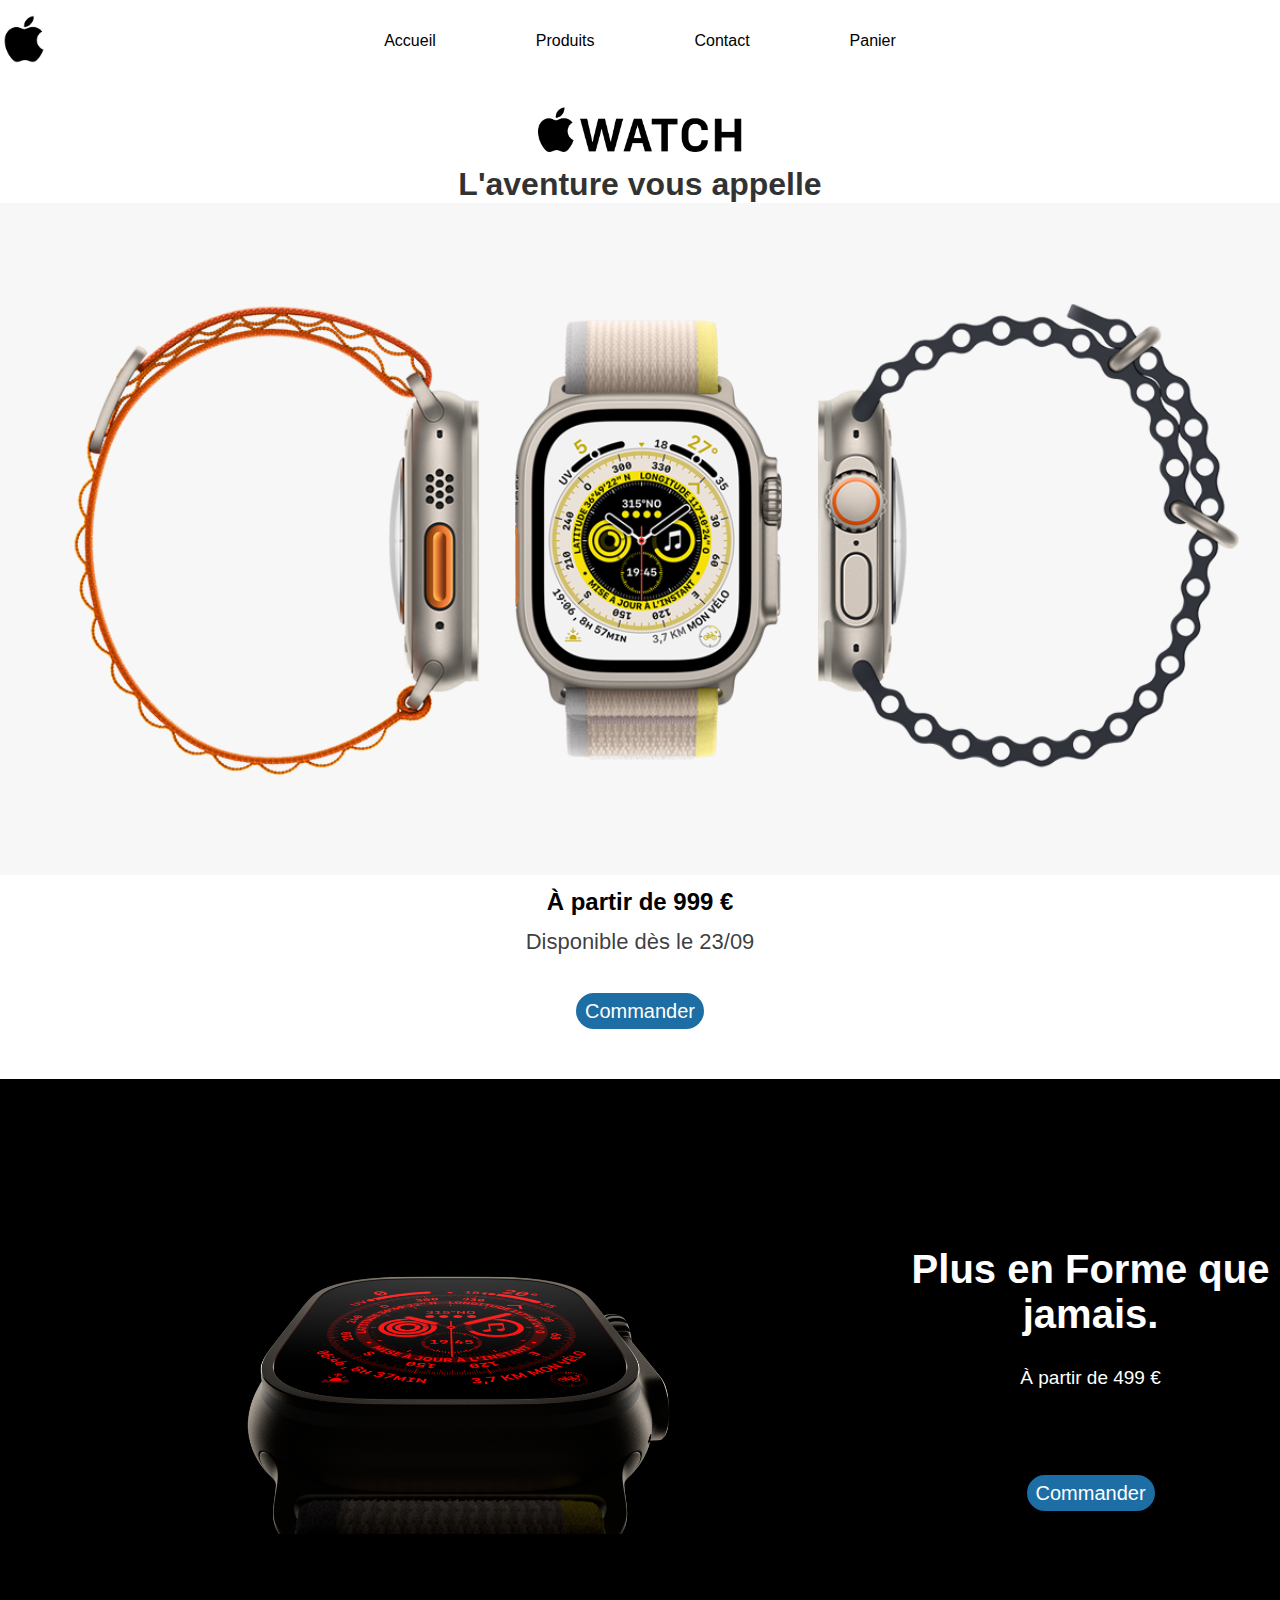
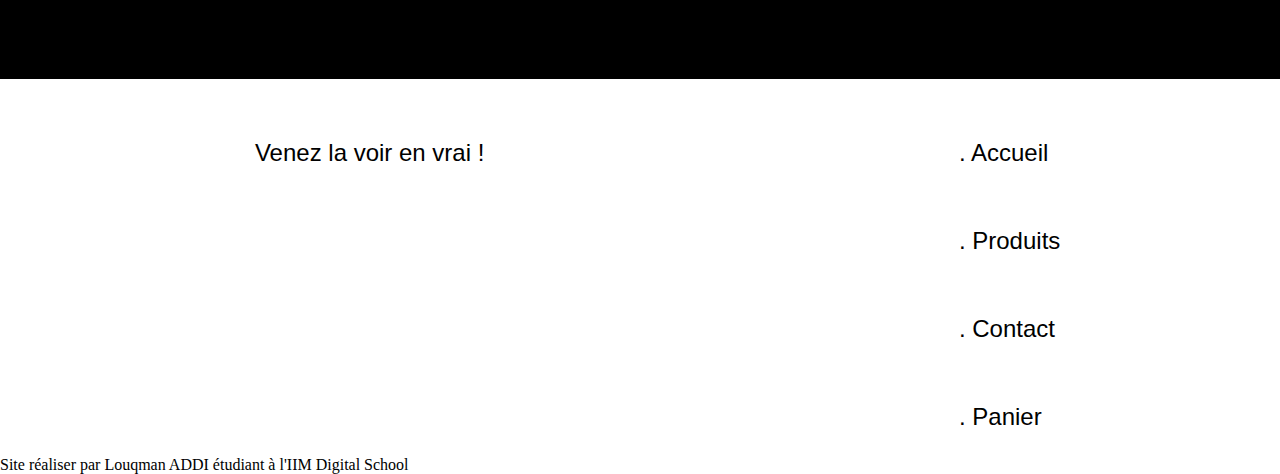
<file: index.html>
<!DOCTYPE html>
<html lang="fr">
<head>
    <meta charset="UTF-8">
    <title>Site Louqman ADDI</title>
    <link rel="preconnect" href="https://fonts.googleapis.com">
    <link rel="preconnect" href="https://fonts.gstatic.com" crossorigin>
    <link href="https://fonts.googleapis.com/css2?family=Roboto:wght@100;300;400&display=swap" rel="stylesheet">
    <link rel="stylesheet" href="style.css">
    <link rel="favicon" href="LMC.jpeg">

</head>
<body>

    
        
        

       

        <div class="menu">

            
            <a href="" class="menu-logo">

                <img src="img\logo.png" alt="Image Logo Apple" width="25%">
            </a>
        

            <ul class="navbar">



                    <li>
                    
                        <a href="">Accueil</a>
                                
                    </li>
                
                    <li>
                    
                        <a href="">Produits</a>
                                
                    </li>
                
                
                
                    <li>
                    
                        <a href="">Contact</a>
                                
                    </li>
                
    
                
                    <li>
                    
                        <a href="">Panier</a>
                                
                    </li>
                
    
            </ul>

            <div class="vide"></div>

        </div>

        

        



        

    

    <div class="product">

        <img src="img\Watch.png" alt="Nom du Produits" class="watch">
        <h1>L'aventure vous appelle</h1>
        <img src="img\Products.png" alt="image du produit" class="Productpic">


        
            <h2 id="neuf">À partir de 999 €</h2>
            <p>Disponible dès le 23/09</p>
            <button id="commander" class="myButton">Commander</button>
        </div>
    

    <section class="blacksection">

        <div class="boite1">

            <img src="img\watch2.png" alt="image de montre connecter" class="img" width="80%">
            

        </div>

        <div class="boite2">

        <h2 class="h">Plus en Forme que jamais.</h2>


        <h2 class="euro">À partir de 499 €</h2>
        <p class="dispo">Disponible dès le 23/09</p>
        
        <button class="myButton" >Commander</button>

        </div>

      



    </section>


    <section class="footer">


        <div class="map">

            <h2 class="maptxt">Venez la voir en vrai !</h2>
            <iframe src="https://www.google.com/maps/embed?pb=!1m18!1m12!1m3!1d83919.40875256518!2d2.0872203273359187!3d48.90621746884685!2m3!1f0!2f0!3f0!3m2!1i1024!2i768!4f13.1!3m3!1m2!1s0x47e66502f7e1afb5%3A0x860b91e6cbb7c265!2sApple!5e0!3m2!1sfr!2sfr!4v1663524426221!5m2!1sfr!2sfr" class="googlemap" width="100%" height="200" style="border:0;" allowfullscreen="" loading="lazy" referrerpolicy="no-referrer-when-downgrade"></iframe>

        </div>

        
        
        <div>


            <h2 class="footeritems"><a href="" class="footeritems">. Accueil</a></h2>
            <h2 class="footeritems"><a href="" class="footeritems">. Produits</a></h2>
            <h2 class="footeritems"><a href=""class="footeritems">. Contact</a></h2>
            <h2 class="footeritems"><a href=""class="footeritems">. Panier</a></h2>    

        </div>


    </section>




Site réaliser par Louqman ADDI étudiant à l'IIM Digital School

    
</body>
</html>
</file>
<file: style.css>
@font-face {
    font-family: SF-UI;
    src: url("fonts\SFUIText-Regular.otf") format("opentype");
}

*{

    margin: 0;
    padding: 0;
    box-sizing: border-box;
}

body{

    background: white  ;
}

p{

    color: rgba(0, 0, 0, 0.773);
    font-size: 22px;
    font-family: 'Raleway', sans-serif;
    text-align: center;
}


.product{

    text-align: center;
    font-family: 'Raleway', sans-serif;
    
   
}

.product .watch{

    height: 45px;
    margin-bottom: 10px;

}


.product h1{

    opacity: 80%;
}

.Productpic{
    width: 100%;
    height: auto;
    display: block;
    margin-left: auto;
    margin-right: auto;
    
}



#neuf{

    margin: 1%;


}

#commander{

    margin-top: 3%;
}

.myButton {
    color: rgb(255, 255, 255); font-size: 20px; line-height: 18px; padding: 7px; border-radius: 50px; font-family: 'Raleway', sans-serif; font-weight: normal; text-decoration: none; font-style: normal; font-variant: normal; text-transform: none; background-color: #1C6EA4; border: 2px solid rgb(28, 110, 164); display: inline-block;}
    .myButton:hover {
    
    background: #288dd0; 
    border: 2px solid #288dd0;}
    .myButton:active {
    background: #1C6EA4; }







.navbar li{

    list-style-type: none;


    
    
}

.navbar a{

    color: black;
    text-decoration: none;

}

.navbar{
    
    display: flex;
    gap: 100px;
    margin:auto;
    width: 70%;
    justify-content: center;
    
    

}

.menu-logo {
    width: 15%;
}

.vide {
    width: 15%;
}

.menu {
    margin-top: 15px;
    margin-bottom: 40px;
    display: flex;
    align-items: center;
    justify-content: space-between;
    font-family: 'Raleway', sans-serif;
    
}


.blacksection{
    display: flex;
    align-items: center;
    justify-content: center;
    margin-top: 50px;
    height: 600px;
    background-color: black;
}

.blacksection .h{

    color: white;
    font-family: 'Raleway', sans-serif;
    font-size: 40px;
    text-align: center;
    

}

.blacksection .boite1 .img{

    width: 70%;


}

.blacksection {

    color: white;
    font-family: 'Raleway', sans-serif;
    margin-top: 50px;
    text-align: center;
    
}


.blacksection .boite2 .euro{

    font-size: 19px;
    margin-top: 30px;
    margin-bottom: 60px;
    font-weight: 300;
}



.footer{

    display: flex;
    justify-content: space-around;
}

.footer .map{

    margin-top: 60px;
    
}

.footer .map .maptxt{

    font-family: 'Raleway', sans-serif;
    margin-bottom: 30px;
    text-align: center;
    font-weight: 300;
}

.googlemap{

    border-radius: 15%;
    
}

.footer .footeritems{

    text-decoration: none;
    font-weight: 300;
    color: black;
    margin-top: 60px;
    margin-bottom: 25px;
    font-family: 'Raleway', sans-serif;
    
    
    
}
</file>
